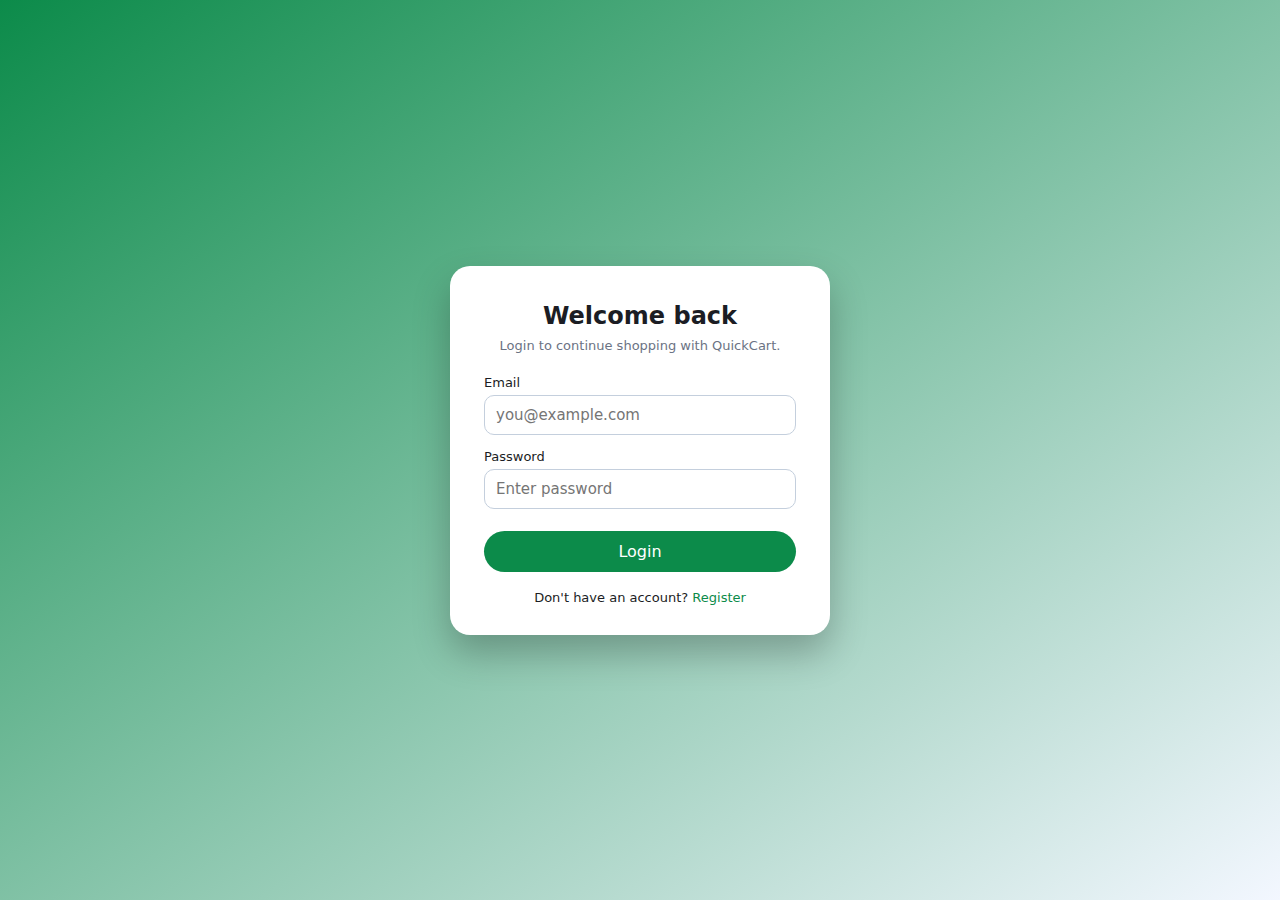
<file: login.html>
<!DOCTYPE html>
<html lang="en">
<head>
  <meta charset="UTF-8">
  <title>Login – QuickCart</title>
  <link rel="stylesheet" href="style.css">
  <script src="script.js" defer></script>
</head>
<body style="background:linear-gradient(145deg,#0c8b4a,#f3f7ff); display:flex; justify-content:center; align-items:center; height:100vh;">

<div style="background:white; width:380px; padding:36px 34px 30px; border-radius:20px; box-shadow:0 18px 36px rgba(0,0,0,0.25);">
  <h2 style="margin-bottom:8px; font-size:24px; text-align:center;">Welcome back</h2>
  <p style="font-size:13px; color:#6b7384; text-align:center; margin-bottom:22px;">Login to continue shopping with QuickCart.</p>

  <label style="font-size:13px; display:block; margin-bottom:5px;">Email</label>
  <input id="login-email" type="email" placeholder="you@example.com" style="width:100%; font-size:15px; padding:10px 11px; margin-bottom:14px; border-radius:10px; border:1px solid #c4cfdd; outline:none;">

  <label style="font-size:13px; display:block; margin-bottom:5px;">Password</label>
  <input id="login-password" type="password" placeholder="Enter password" style="width:100%; font-size:15px; padding:10px 11px; margin-bottom:22px; border-radius:10px; border:1px solid #c4cfdd; outline:none;">

  <button onclick="handleLoginAuth()" style="width:100%; background:#0c8b4a; border:none; color:white; font-size:16px; padding:11px; border-radius:999px; cursor:pointer;">Login</button>

  <p style="text-align:center; margin-top:18px; font-size:13px;">Don't have an account? <a href="register.html" style="color:#0c8b4a; text-decoration:none;">Register</a></p>
</div>

</body>
</html>
</file>
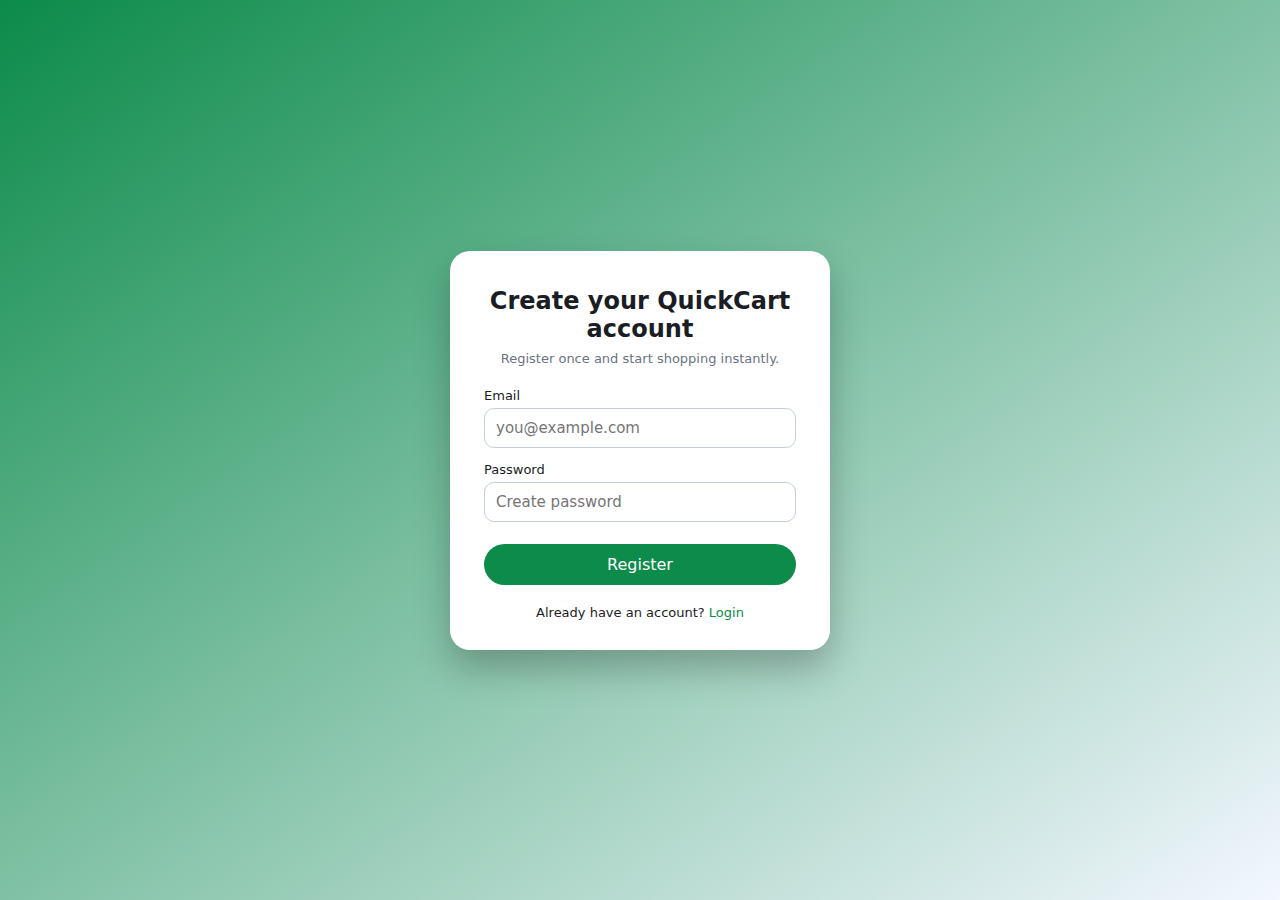
<file: register.html>
<!DOCTYPE html>
<html lang="en">
<head>
  <meta charset="UTF-8">
  <title>Register – QuickCart</title>
  <link rel="stylesheet" href="style.css">
  <script src="script.js" defer></script>
</head>
<body style="background:linear-gradient(145deg,#0c8b4a,#f3f7ff); display:flex; justify-content:center; align-items:center; height:100vh;">

<div style="background:white; width:380px; padding:36px 34px 30px; border-radius:20px; box-shadow:0 18px 36px rgba(0,0,0,0.25);">
  <h2 style="margin-bottom:8px; font-size:24px; text-align:center;">Create your QuickCart account</h2>
  <p style="font-size:13px; color:#6b7384; text-align:center; margin-bottom:22px;">Register once and start shopping instantly.</p>

  <label style="font-size:13px; display:block; margin-bottom:5px;">Email</label>
  <input id="reg-email" type="email" placeholder="you@example.com" style="width:100%; font-size:15px; padding:10px 11px; margin-bottom:14px; border-radius:10px; border:1px solid #c4cfdd; outline:none;">

  <label style="font-size:13px; display:block; margin-bottom:5px;">Password</label>
  <input id="reg-password" type="password" placeholder="Create password" style="width:100%; font-size:15px; padding:10px 11px; margin-bottom:22px; border-radius:10px; border:1px solid #c4cfdd; outline:none;">

  <button onclick="handleRegister()" style="width:100%; background:#0c8b4a; border:none; color:white; font-size:16px; padding:11px; border-radius:999px; cursor:pointer;">Register</button>

  <p style="text-align:center; margin-top:20px; font-size:13px;">Already have an account? <a href="login.html" style="color:#0c8b4a; text-decoration:none;">Login</a></p>
</div>

</body>
</html>
</file>
<file: style.css>
* {
  margin: 0;
  padding: 0;
  box-sizing: border-box;
  font-family: system-ui, -apple-system, BlinkMacSystemFont, "Segoe UI", sans-serif;
}

body {
  background-color: #f3f5f9;
  color: #1b1d24;
}

.main {
  padding: 36px 72px 72px;
  max-width: 1240px;
  margin: 0 auto;
}

header {
  position: sticky;
  top: 0;
  z-index: 50;
  background: linear-gradient(120deg, #0c8b4a, #12a95c);
  color: #ffffff;
  display: flex;
  align-items: center;
  justify-content: space-between;
  padding: 14px 72px;
  box-shadow: 0 8px 20px rgba(0, 0, 0, 0.18);
}

.logo {
  display: flex;
  align-items: center;
  gap: 10px;
}

.logo-mark {
  width: 34px;
  height: 34px;
  border-radius: 12px;
  background: radial-gradient(circle at 20% 20%, #ffffff, #0c8b4a);
}

.logo-text {
  font-size: 22px;
  font-weight: 700;
  letter-spacing: 0.03em;
}

#greeting {
  font-size: 14px;
  margin-left: 10px;
  opacity: 0.9;
}

nav {
  display: flex;
  align-items: center;
  gap: 26px;
}

nav a {
  text-decoration: none;
  color: #eafff3;
  font-size: 15px;
  position: relative;
  padding-bottom: 3px;
}

nav a::after {
  content: "";
  position: absolute;
  left: 0;
  bottom: 0;
  width: 0;
  height: 2px;
  background: #ffffff;
  transition: width 0.24s ease;
}

nav a:hover::after,
nav a.active::after {
  width: 100%;
}

.cart-icon {
  position: relative;
  cursor: pointer;
  padding: 7px 14px;
  border-radius: 999px;
  border: 1px solid rgba(250, 255, 252, 0.6);
  font-size: 14px;
  background: rgba(6, 42, 22, 0.25);
}

.cart-count {
  position: absolute;
  right: -6px;
  top: -6px;
  background: #ff4d4f;
  color: white;
  font-size: 10px;
  min-width: 18px;
  height: 18px;
  border-radius: 999px;
  display: flex;
  align-items: center;
  justify-content: center;
}

.hero {
  display: grid;
  grid-template-columns: 3fr 2.3fr;
  gap: 40px;
  margin-bottom: 56px;
  align-items: center;
}

.hero-text h1 {
  font-size: 38px;
  line-height: 1.2;
  margin-bottom: 14px;
}

.hero-text p {
  font-size: 16px;
  color: #4a5667;
  margin-bottom: 22px;
}

.hero-badges {
  display: flex;
  flex-wrap: wrap;
  gap: 10px;
  margin-bottom: 20px;
}

.hero-badge {
  font-size: 12px;
  padding: 6px 12px;
  border-radius: 999px;
  background: #e5f7ec;
  color: #176b43;
}

.hero-actions {
  display: flex;
  align-items: center;
  gap: 14px;
  margin-bottom: 16px;
}

.btn-primary {
  border: none;
  background: linear-gradient(130deg, #0c8b4a, #15c065);
  color: white;
  padding: 11px 24px;
  font-size: 15px;
  border-radius: 999px;
  cursor: pointer;
  box-shadow: 0 8px 18px rgba(12, 139, 74, 0.35);
  transition: transform 0.15s ease, box-shadow 0.15s ease;
}

.btn-primary:hover {
  transform: translateY(-2px);
  box-shadow: 0 12px 28px rgba(12, 139, 74, 0.45);
}

.btn-secondary {
  border-radius: 999px;
  padding: 10px 18px;
  border: 1px solid #c4d1db;
  background: #ffffff;
  cursor: pointer;
  font-size: 14px;
  color: #2b3442;
}

.hero-meta {
  font-size: 13px;
  color: #647086;
}

.hero-image {
  border-radius: 26px;
  overflow: hidden;
  box-shadow: 0 18px 40px rgba(0, 0, 0, 0.32);
}

.hero-image img {
  width: 100%;
  height: 100%;
  object-fit: cover;
}

.section-title {
  font-size: 24px;
  margin-bottom: 14px;
  font-weight: 700;
  color: #1f2733;
}

.section-subtitle {
  font-size: 14px;
  color: #6b7384;
  margin-bottom: 18px;
}

.filter-bar {
  display: flex;
  align-items: center;
  justify-content: space-between;
  gap: 20px;
  margin-bottom: 22px;
  flex-wrap: wrap;
}

.search-box {
  flex: 1;
  display: flex;
  align-items: center;
  background: white;
  border-radius: 999px;
  padding: 8px 14px;
  box-shadow: 0 0 0 1px #dde3ec;
}

.search-box input {
  border: none;
  outline: none;
  width: 100%;
  font-size: 14px;
  padding: 4px 6px;
}

.chip-group {
  display: flex;
  gap: 8px;
  flex-wrap: wrap;
}

.chip {
  border-radius: 999px;
  padding: 7px 13px;
  border: 1px solid #c6d4e2;
  background: #f5f9ff;
  font-size: 13px;
  cursor: pointer;
  transition: background 0.2s ease, color 0.2s ease, border-color 0.2s ease;
}

.chip.active {
  background: #0c8b4a;
  color: white;
  border-color: #0c8b4a;
}

.product-grid {
  display: grid;
  grid-template-columns: repeat(4, minmax(0, 1fr));
  gap: 20px;
}

.product-card {
  background: white;
  border-radius: 18px;
  overflow: hidden;
  box-shadow: 0 10px 24px rgba(20, 27, 40, 0.12);
  display: flex;
  flex-direction: column;
  transition: transform 0.16s ease, box-shadow 0.16s ease;
}

.product-card:hover {
  transform: translateY(-4px);
  box-shadow: 0 16px 34px rgba(20, 27, 40, 0.2);
}

.product-image {
  position: relative;
  height: 160px;
}

.product-image img {
  width: 100%;
  height: 100%;
  object-fit: cover;
}

.product-tag {
  position: absolute;
  left: 10px;
  top: 10px;
  background: #0c8b4a;
  color: white;
  padding: 3px 8px;
  border-radius: 999px;
  font-size: 11px;
}

.product-body {
  padding: 12px 14px 14px;
  flex: 1;
}

.product-name {
  font-size: 15px;
  font-weight: 600;
  margin-bottom: 4px;
}

.product-meta {
  font-size: 12px;
  color: #6a7282;
  margin-bottom: 10px;
}

.product-footer {
  display: flex;
  justify-content: space-between;
  align-items: center;
}

.price {
  font-weight: 700;
  color: #0c8b4a;
  font-size: 14px;
}

.btn-add {
  border-radius: 999px;
  border: none;
  background: #0c8b4a;
  color: white;
  font-size: 12px;
  padding: 7px 13px;
  cursor: pointer;
}

.cart-overlay {
  position: fixed;
  inset: 0;
  background: rgba(3, 7, 18, 0.55);
  display: none;
  justify-content: flex-end;
  z-index: 60;
}

.cart-panel {
  background: #ffffff;
  width: 360px;
  max-width: 100%;
  height: 100%;
  padding: 20px 18px;
  display: flex;
  flex-direction: column;
}

.cart-header {
  display: flex;
  justify-content: space-between;
  align-items: center;
  margin-bottom: 10px;
}

.cart-header h3 {
  font-size: 18px;
}

.cart-items {
  flex: 1;
  overflow-y: auto;
  padding-right: 4px;
}

.cart-item {
  display: flex;
  justify-content: space-between;
  align-items: center;
  padding: 8px 0;
  border-bottom: 1px solid #edf0f5;
}

.cart-item-title {
  font-size: 14px;
}

.cart-item-controls {
  display: flex;
  align-items: center;
  gap: 6px;
}

.cart-item-qty-btn {
  border-radius: 50%;
  width: 22px;
  height: 22px;
  border: 1px solid #c8d4e2;
  background: white;
  cursor: pointer;
}

.cart-summary {
  border-top: 1px solid #e2e7f0;
  padding-top: 10px;
  font-size: 14px;
}

.cart-summary-row {
  display: flex;
  justify-content: space-between;
  margin-bottom: 6px;
}

.cart-close {
  border: none;
  background: transparent;
  cursor: pointer;
  font-size: 15px;
}

.text-block {
  font-size: 15px;
  line-height: 1.7;
  color: #3b4250;
  max-width: 780px;
}

.info-card {
  margin-top: 26px;
  padding: 18px 20px;
  border-radius: 18px;
  background: white;
  box-shadow: 0 10px 26px rgba(39, 52, 71, 0.14);
}

.info-row {
  display: flex;
  justify-content: space-between;
  margin-bottom: 8px;
  font-size: 14px;
}

.form-grid {
  display: grid;
  grid-template-columns: 2fr 3fr;
  gap: 26px;
  margin-top: 22px;
}

.form-card {
  background: white;
  border-radius: 18px;
  padding: 18px 20px;
  box-shadow: 0 8px 22px rgba(23, 36, 54, 0.12);
}

.form-card label {
  font-size: 13px;
  margin-bottom: 6px;
  display: block;
}

.form-card input,
.form-card textarea {
  width: 100%;
  font-size: 14px;
  padding: 9px 11px;
  border-radius: 10px;
  border: 1px solid #cfd7e3;
  margin-bottom: 12px;
  outline: none;
}

.form-card textarea {
  resize: vertical;
  min-height: 110px;
}

footer {
  background: #0a1420;
  color: #d3d8e4;
  padding: 14px 0;
  text-align: center;
  font-size: 13px;
  margin-top: 60px;
}

@media (max-width: 1100px) {
  header {
    padding: 12px 20px;
  }
  .main {
    padding: 26px 20px 50px;
  }
  .hero {
    grid-template-columns: 1fr;
  }
  .product-grid {
    grid-template-columns: repeat(3, minmax(0, 1fr));
  }
}

@media (max-width: 800px) {
  .product-grid {
    grid-template-columns: repeat(2, minmax(0, 1fr));
  }
  .form-grid {
    grid-template-columns: 1fr;
  }
}

@media (max-width: 540px) {
  .product-grid {
    grid-template-columns: 1fr;
  }
}
</file>
